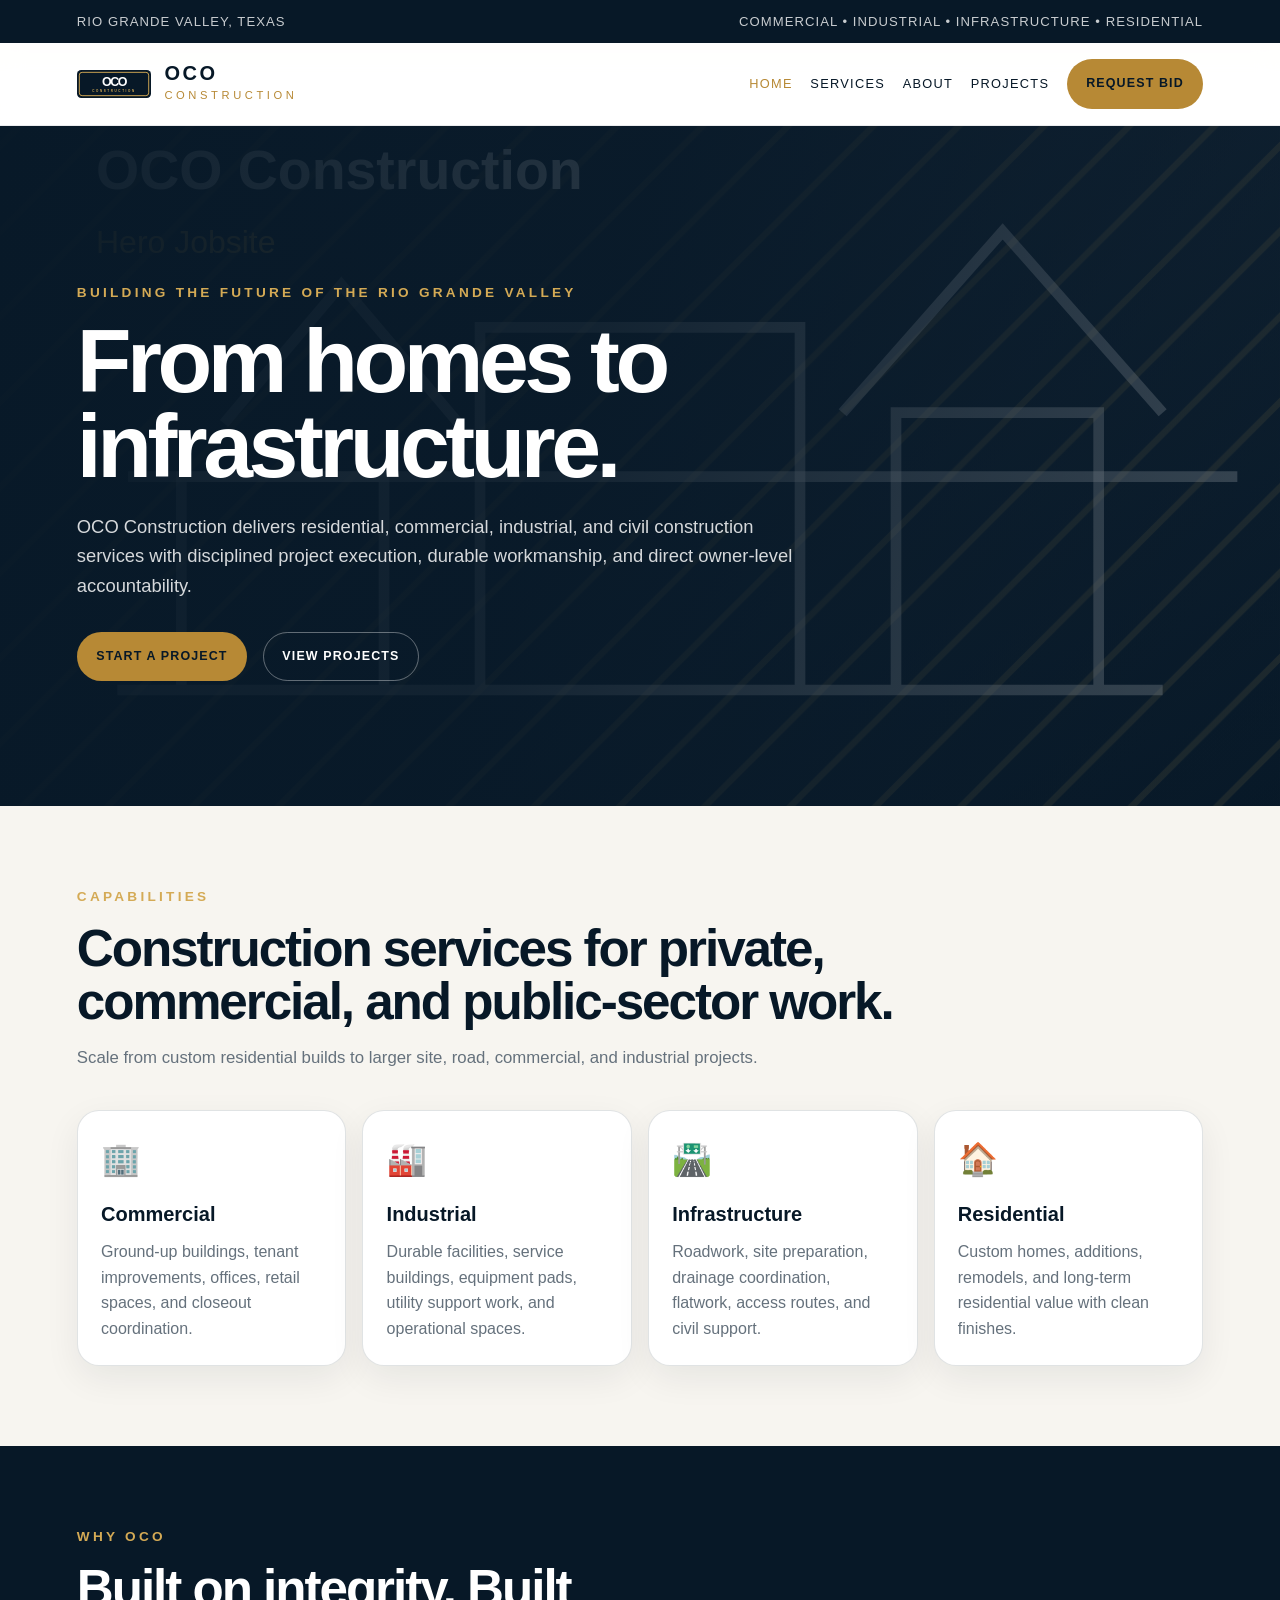
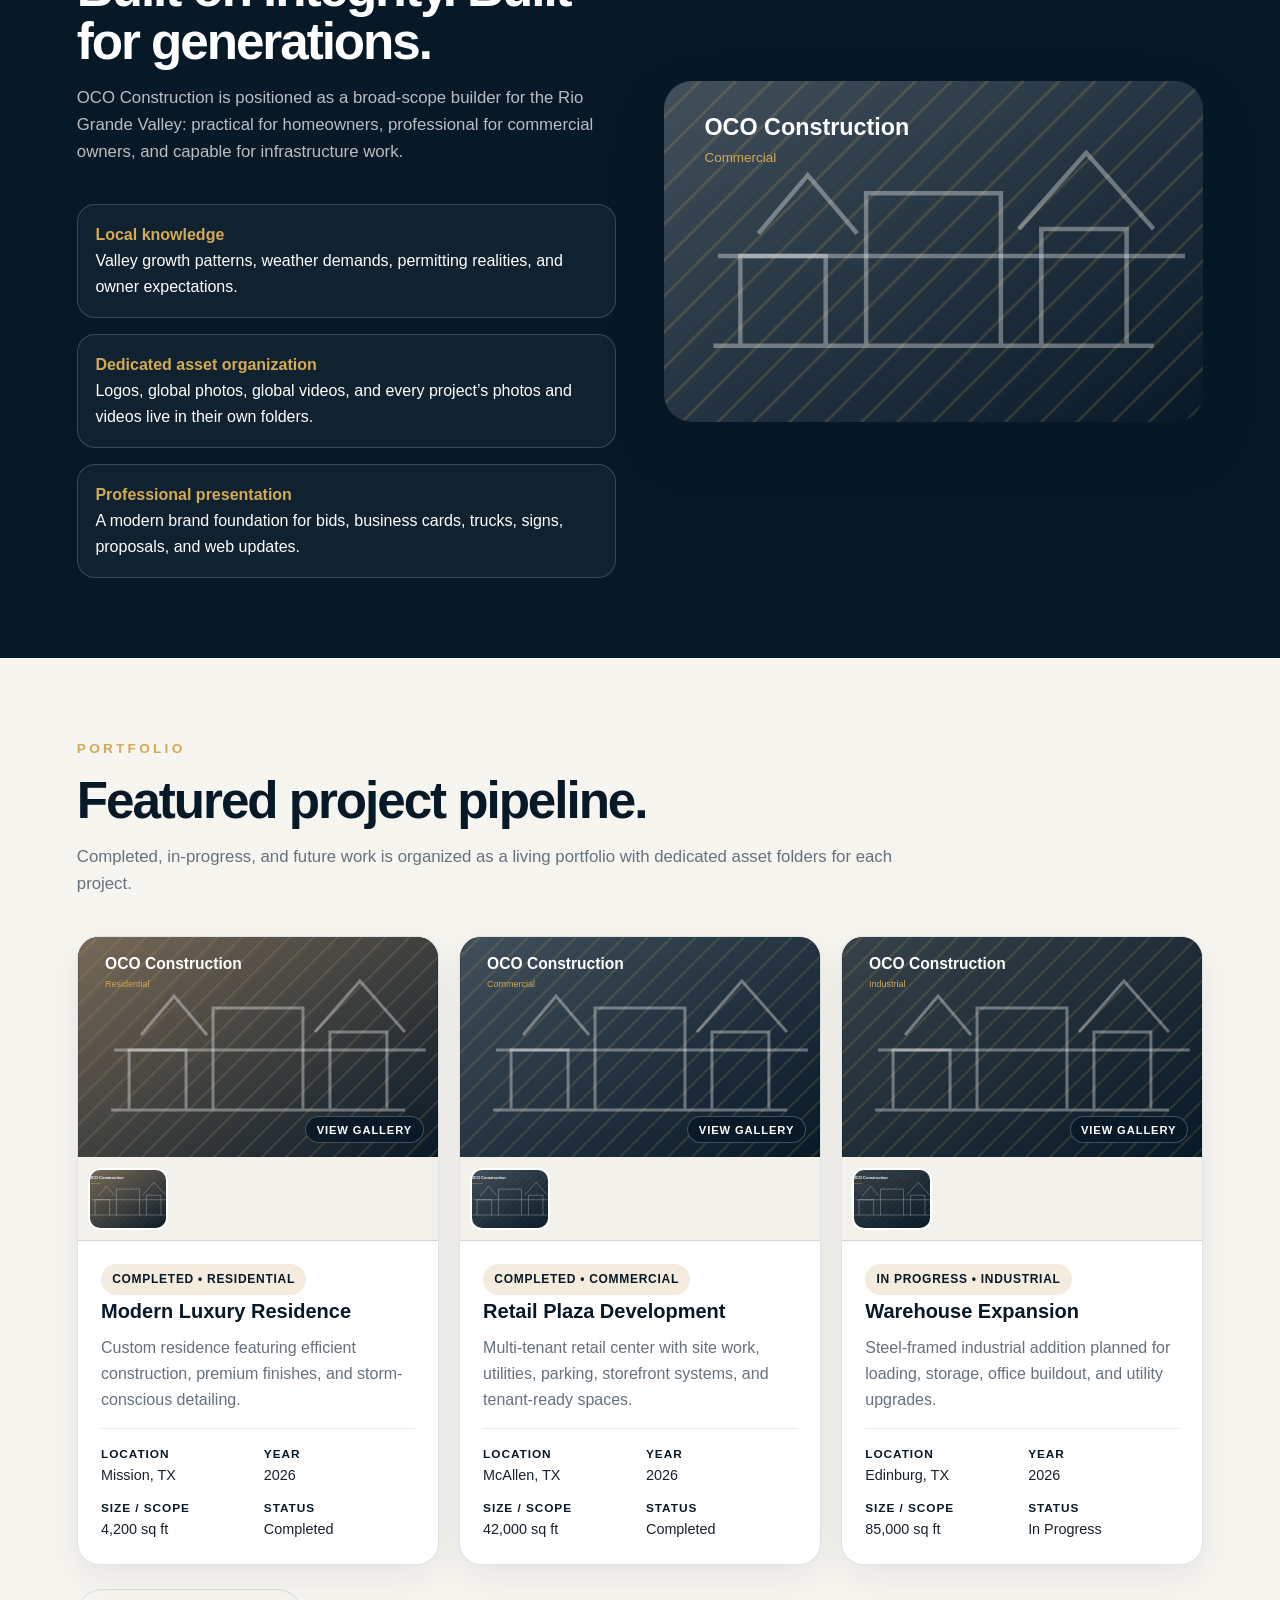
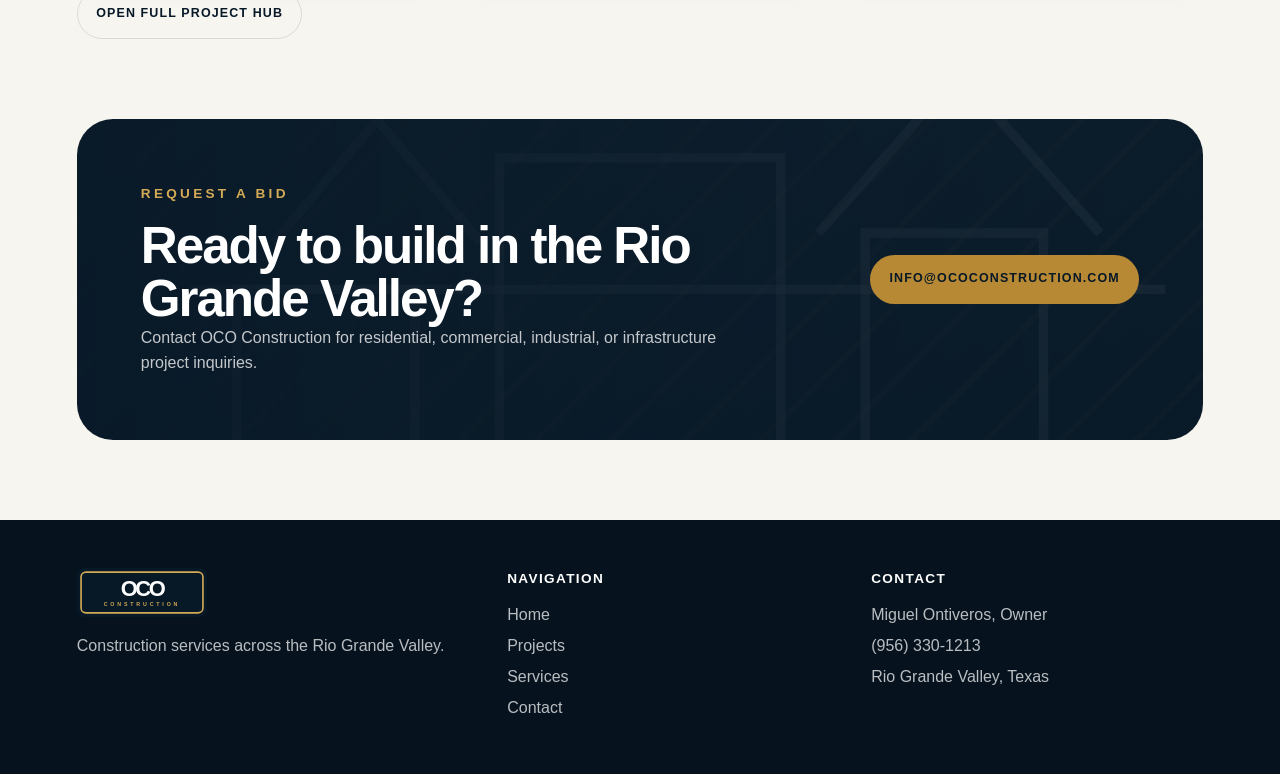
<file: index.html>
<!doctype html>
<html lang="en">
  <head>
    <meta charset="UTF-8" />
    <meta name="viewport" content="width=device-width, initial-scale=1.0" />
    <title>OCO Construction | Rio Grande Valley Builder</title>
    <link rel="stylesheet" href="assets/css/styles.css" />
  </head>
  <body>
    <div class="topbar">
      <div>Rio Grande Valley, Texas</div>
      <div>Commercial • Industrial • Infrastructure • Residential</div>
    </div>
    <header class="site-header">
      <a class="brand" href="index.html"
        ><img src="assets/logos/oco-logo.svg" alt="OCO Construction logo" />
        <div>
          <h1>OCO</h1>
          <span>CONSTRUCTION</span>
        </div></a
      >
      <nav class="nav">
        <a class="active" href="index.html">Home</a
        ><a href="#services">Services</a><a href="#about">About</a
        ><a href="projects.html">Projects</a
        ><a href="#contact" class="btn">Request Bid</a>
      </nav>
    </header>
    <main>
      <section class="hero">
        <div class="hero-content">
          <div class="eyebrow">
            Building the future of the Rio Grande Valley
          </div>
          <h2>From homes to infrastructure.</h2>
          <p>
            OCO Construction delivers residential, commercial, industrial, and
            civil construction services with disciplined project execution,
            durable workmanship, and direct owner-level accountability.
          </p>
          <div class="hero-actions">
            <a class="btn" href="#contact">Start a Project</a
            ><a class="btn secondary" href="projects.html">View Projects</a>
          </div>
        </div>
      </section>
      <section id="services">
        <div class="section-head">
          <div class="eyebrow">Capabilities</div>
          <h3>
            Construction services for private, commercial, and public-sector
            work.
          </h3>
          <p>
            Scale from custom residential builds to larger site, road,
            commercial, and industrial projects.
          </p>
        </div>
        <div class="grid">
          <article class="card">
            <div class="card-body">
              <div class="icon">🏢</div>
              <h4>Commercial</h4>
              <p>
                Ground-up buildings, tenant improvements, offices, retail
                spaces, and closeout coordination.
              </p>
            </div>
          </article>
          <article class="card">
            <div class="card-body">
              <div class="icon">🏭</div>
              <h4>Industrial</h4>
              <p>
                Durable facilities, service buildings, equipment pads, utility
                support work, and operational spaces.
              </p>
            </div>
          </article>
          <article class="card">
            <div class="card-body">
              <div class="icon">🛣️</div>
              <h4>Infrastructure</h4>
              <p>
                Roadwork, site preparation, drainage coordination, flatwork,
                access routes, and civil support.
              </p>
            </div>
          </article>
          <article class="card">
            <div class="card-body">
              <div class="icon">🏠</div>
              <h4>Residential</h4>
              <p>
                Custom homes, additions, remodels, and long-term residential
                value with clean finishes.
              </p>
            </div>
          </article>
        </div>
      </section>
      <section class="split" id="about">
        <div>
          <div class="section-head">
            <div class="eyebrow">Why OCO</div>
            <h3>Built on integrity. Built for generations.</h3>
            <p>
              OCO Construction is positioned as a broad-scope builder for the
              Rio Grande Valley: practical for homeowners, professional for
              commercial owners, and capable for infrastructure work.
            </p>
          </div>
          <div class="feature">
            <b>Local knowledge</b> Valley growth patterns, weather demands,
            permitting realities, and owner expectations.
          </div>
          <div class="feature">
            <b>Dedicated asset organization</b> Logos, global photos, global
            videos, and every project’s photos and videos live in their own
            folders.
          </div>
          <div class="feature">
            <b>Professional presentation</b> A modern brand foundation for bids,
            business cards, trucks, signs, proposals, and web updates.
          </div>
        </div>
        <div class="photo-panel">
          <img
            src="assets/photos/commercial.svg"
            alt="Commercial construction illustration"
          />
        </div>
      </section>
      <section>
        <div class="section-head">
          <div class="eyebrow">Portfolio</div>
          <h3>Featured project pipeline.</h3>
          <p>
            Completed, in-progress, and future work is organized as a living
            portfolio with dedicated asset folders for each project.
          </p>
        </div>
        <div class="project-grid" data-featured-projects></div>
        <p style="margin-top: 1.5rem">
          <a class="btn outline" href="projects.html">Open Full Project Hub</a>
        </p>
      </section>
      <div class="cta" id="contact">
        <div>
          <div class="eyebrow">Request a Bid</div>
          <h3>Ready to build in the Rio Grande Valley?</h3>
          <p>
            Contact OCO Construction for residential, commercial, industrial, or
            infrastructure project inquiries.
          </p>
        </div>
        <a class="btn" href="mailto:info@ococonstruction.com"
          >info@ococonstruction.com</a
        >
      </div>
    </main>
    <footer>
      <div>
        <img
          class="footer-logo"
          src="assets/logos/oco-logo.svg"
          alt="OCO Construction logo"
        />
        <p>Construction services across the Rio Grande Valley.</p>
      </div>
      <div>
        <h4>Navigation</h4>
        <a href="index.html">Home</a><a href="projects.html">Projects</a
        ><a href="#services">Services</a><a href="#contact">Contact</a>
      </div>
      <div>
        <h4>Contact</h4>
        <p>Miguel Ontiveros, Owner</p>
        <p>(956) 330-1213</p>
        <p>Rio Grande Valley, Texas</p>
      </div>
    </footer>
    <script src="assets/js/projects.js"></script>
  </body>
</html>
</file>
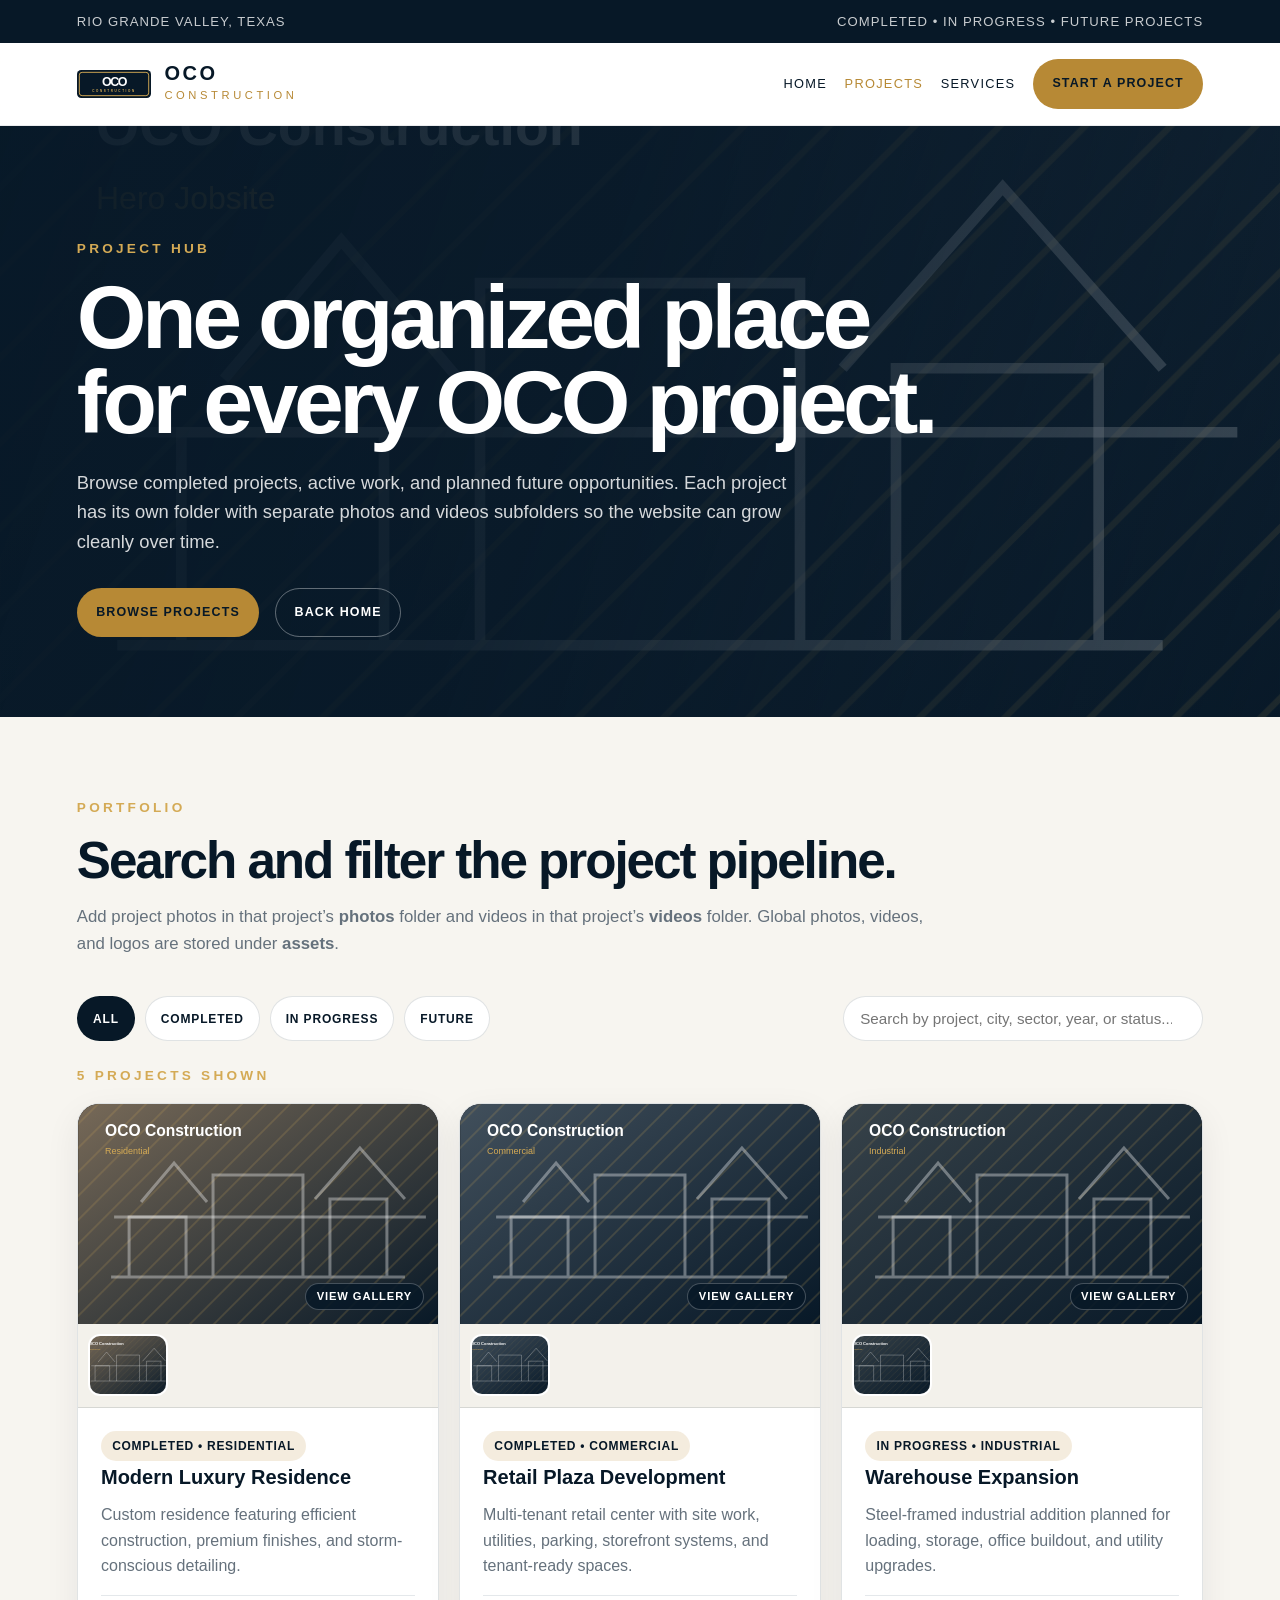
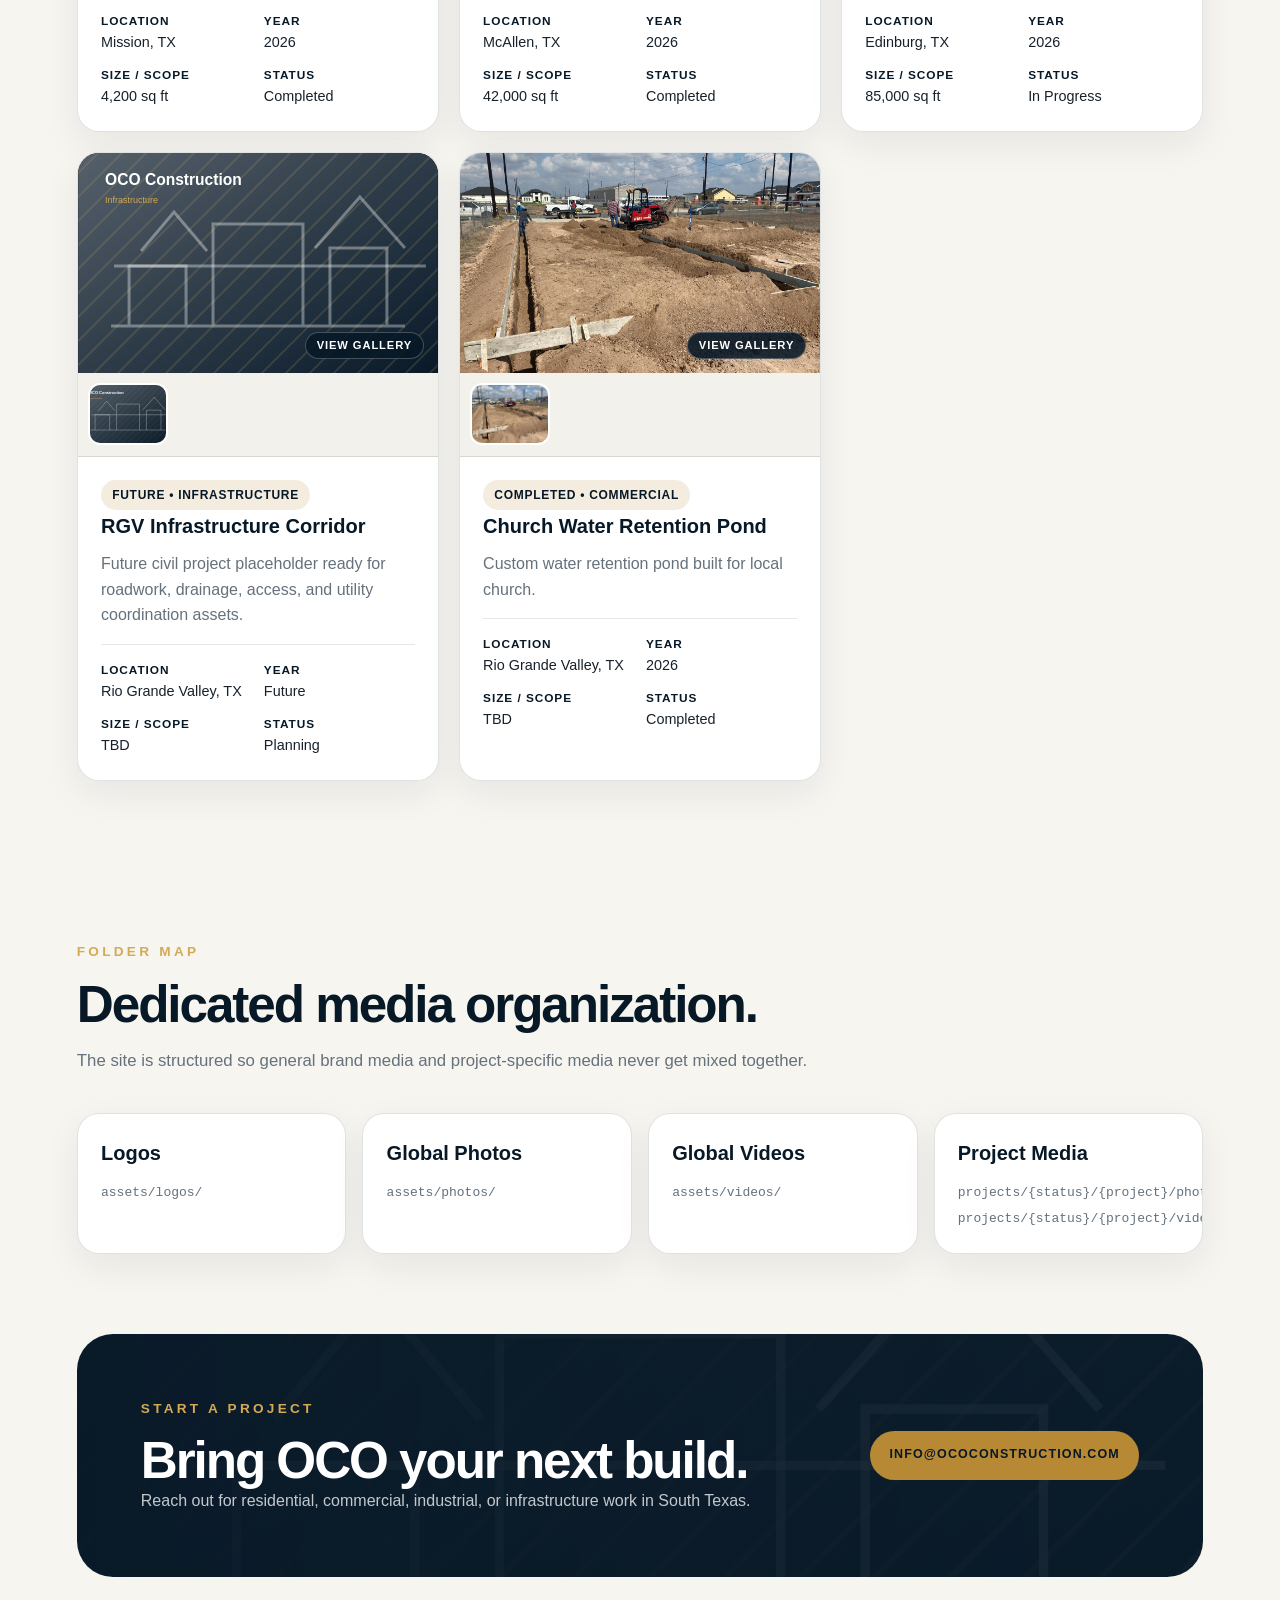
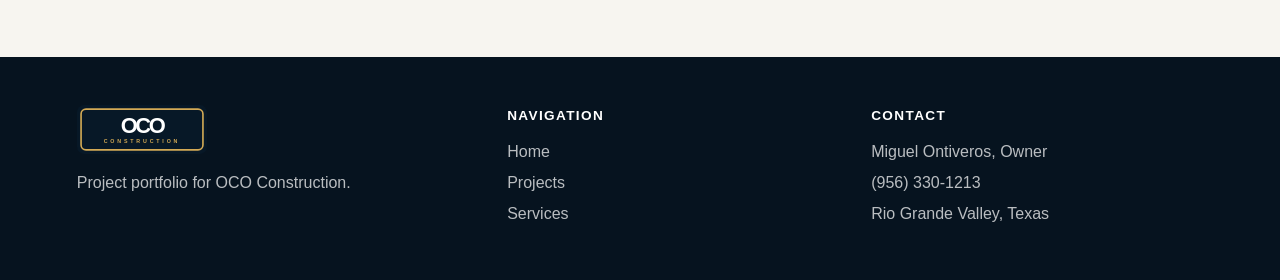
<file: projects.html>
<!doctype html>
<html lang="en">
  <head>
    <meta charset="UTF-8" />
    <meta name="viewport" content="width=device-width, initial-scale=1.0" />
    <title>OCO Construction | Project Hub</title>
    <link rel="stylesheet" href="assets/css/styles.css" />
  </head>
  <body>
    <div class="topbar">
      <div>Rio Grande Valley, Texas</div>
      <div>Completed • In Progress • Future Projects</div>
    </div>
    <header class="site-header">
      <a class="brand" href="index.html"
        ><img src="assets/logos/oco-logo.svg" alt="OCO Construction logo" />
        <div>
          <h1>OCO</h1>
          <span>CONSTRUCTION</span>
        </div></a
      >
      <nav class="nav">
        <a href="index.html">Home</a
        ><a class="active" href="projects.html">Projects</a
        ><a href="index.html#services">Services</a
        ><a href="#contact" class="btn">Start a Project</a>
      </nav>
    </header>
    <section class="hero page-hero">
      <div class="hero-content">
        <div class="eyebrow">Project Hub</div>
        <h2>One organized place for every OCO project.</h2>
        <p>
          Browse completed projects, active work, and planned future
          opportunities. Each project has its own folder with separate photos
          and videos subfolders so the website can grow cleanly over time.
        </p>
        <div class="hero-actions">
          <a class="btn" href="#projects">Browse Projects</a
          ><a class="btn secondary" href="index.html">Back Home</a>
        </div>
      </div>
    </section>
    <main>
      <section id="projects">
        <div class="section-head">
          <div class="eyebrow">Portfolio</div>
          <h3>Search and filter the project pipeline.</h3>
          <p>
            Add project photos in that project’s <strong>photos</strong> folder
            and videos in that project’s <strong>videos</strong> folder. Global
            photos, videos, and logos are stored under <strong>assets</strong>.
          </p>
        </div>
        <div class="toolbar">
          <div class="filters" id="filters"></div>
          <input
            class="search"
            id="searchInput"
            type="search"
            placeholder="Search by project, city, sector, year, or status..."
            aria-label="Search projects"
          />
        </div>
        <div class="eyebrow" id="resultsCount"></div>
        <div class="project-grid" id="projectGrid"></div>
      </section>
      <section>
        <div class="section-head">
          <div class="eyebrow">Folder Map</div>
          <h3>Dedicated media organization.</h3>
          <p>
            The site is structured so general brand media and project-specific
            media never get mixed together.
          </p>
        </div>
        <div class="grid">
          <article class="card">
            <div class="card-body">
              <h4>Logos</h4>
              <p><code>assets/logos/</code></p>
            </div>
          </article>
          <article class="card">
            <div class="card-body">
              <h4>Global Photos</h4>
              <p><code>assets/photos/</code></p>
            </div>
          </article>
          <article class="card">
            <div class="card-body">
              <h4>Global Videos</h4>
              <p><code>assets/videos/</code></p>
            </div>
          </article>
          <article class="card">
            <div class="card-body">
              <h4>Project Media</h4>
              <p>
                <code>projects/{status}/{project}/photos/</code><br /><code
                  >projects/{status}/{project}/videos/</code
                >
              </p>
            </div>
          </article>
        </div>
      </section>
      <div class="cta" id="contact">
        <div>
          <div class="eyebrow">Start a Project</div>
          <h3>Bring OCO your next build.</h3>
          <p>
            Reach out for residential, commercial, industrial, or infrastructure
            work in South Texas.
          </p>
        </div>
        <a class="btn" href="mailto:info@ococonstruction.com"
          >info@ococonstruction.com</a
        >
      </div>
    </main>
    <footer>
      <div>
        <img
          class="footer-logo"
          src="assets/logos/oco-logo.svg"
          alt="OCO Construction logo"
        />
        <p>Project portfolio for OCO Construction.</p>
      </div>
      <div>
        <h4>Navigation</h4>
        <a href="index.html">Home</a><a href="projects.html">Projects</a
        ><a href="index.html#services">Services</a>
      </div>
      <div>
        <h4>Contact</h4>
        <p>Miguel Ontiveros, Owner</p>
        <p>(956) 330-1213</p>
        <p>Rio Grande Valley, Texas</p>
      </div>
    </footer>
    <script src="assets/js/projects.js"></script>
  </body>
</html>
</file>
<file: assets/css/styles.css>
:root {
  --navy: #071827;
  --navy-2: #0c2438;
  --gold: #b78935;
  --gold-2: #d4aa55;
  --text: #17212b;
  --muted: #65717c;
  --light: #f7f5f0;
  --white: #fff;
  --line: rgba(7, 24, 39, 0.12);
  --shadow: 0 24px 60px rgba(7, 24, 39, 0.16);
}
* {
  box-sizing: border-box;
  margin: 0;
  padding: 0;
}
html {
  scroll-behavior: smooth;
}
body {
  font-family: Arial, Helvetica, sans-serif;
  color: var(--text);
  background: var(--light);
  line-height: 1.6;
}
a {
  color: inherit;
  text-decoration: none;
}
img {
  max-width: 100%;
  display: block;
}
.topbar {
  background: var(--navy);
  color: rgba(255, 255, 255, 0.78);
  font-size: 0.82rem;
  letter-spacing: 0.08em;
  text-transform: uppercase;
  padding: 0.7rem 6vw;
  display: flex;
  justify-content: space-between;
  gap: 1rem;
  flex-wrap: wrap;
}
.site-header {
  position: sticky;
  top: 0;
  z-index: 20;
  background: rgba(255, 255, 255, 0.94);
  backdrop-filter: blur(12px);
  border-bottom: 1px solid rgba(7, 24, 39, 0.08);
  padding: 1rem 6vw;
  display: flex;
  justify-content: space-between;
  align-items: center;
}
.brand {
  display: flex;
  align-items: center;
  gap: 0.85rem;
}
.brand img {
  width: 74px;
}
.brand h1 {
  font-size: 1.25rem;
  letter-spacing: 0.13em;
  line-height: 1;
  color: var(--navy);
}
.brand span {
  display: block;
  font-size: 0.7rem;
  color: var(--gold);
  letter-spacing: 0.32em;
  margin-top: 0.25rem;
}
.nav {
  display: flex;
  gap: 1.1rem;
  align-items: center;
  font-size: 0.8rem;
  text-transform: uppercase;
  letter-spacing: 0.1em;
  color: var(--navy);
  flex-wrap: wrap;
  justify-content: flex-end;
}
.nav a:hover,
.active {
  color: var(--gold);
}
.btn {
  display: inline-flex;
  align-items: center;
  justify-content: center;
  padding: 0.85rem 1.15rem;
  border-radius: 999px;
  background: var(--gold);
  color: var(--navy);
  font-weight: 800;
  text-transform: uppercase;
  letter-spacing: 0.09em;
  font-size: 0.78rem;
  border: 1px solid transparent;
  transition: 0.2s;
}
.btn:hover {
  transform: translateY(-1px);
  background: var(--gold-2);
}
.btn.secondary {
  background: transparent;
  color: var(--white);
  border-color: rgba(255, 255, 255, 0.36);
}
.btn.outline {
  background: transparent;
  color: var(--navy);
  border-color: var(--line);
}
.hero {
  min-height: 680px;
  color: #fff;
  position: relative;
  overflow: hidden;
  background:
    linear-gradient(
      110deg,
      rgba(7, 24, 39, 0.97),
      rgba(7, 24, 39, 0.88) 44%,
      rgba(7, 24, 39, 0.42)
    ),
    url("../photos/hero-jobsite.svg") center/cover;
  padding: 7rem 6vw 5rem;
  display: grid;
  align-items: center;
}
.page-hero {
  min-height: 430px;
}
.hero-content {
  max-width: 860px;
}
.eyebrow {
  color: var(--gold-2);
  text-transform: uppercase;
  letter-spacing: 0.24em;
  font-weight: 800;
  font-size: 0.85rem;
  margin-bottom: 1rem;
}
.hero h2 {
  font-size: clamp(2.8rem, 7vw, 6.4rem);
  line-height: 0.95;
  letter-spacing: -0.05em;
  margin-bottom: 1.4rem;
}
.hero p {
  max-width: 720px;
  color: rgba(255, 255, 255, 0.83);
  font-size: 1.15rem;
  margin-bottom: 2rem;
}
.hero-actions {
  display: flex;
  gap: 1rem;
  flex-wrap: wrap;
}
section {
  padding: 5rem 6vw;
}
.section-head {
  max-width: 860px;
  margin-bottom: 2.4rem;
}
.section-head h3 {
  color: var(--navy);
  font-size: clamp(2rem, 4vw, 3.2rem);
  line-height: 1.03;
  letter-spacing: -0.04em;
  margin-bottom: 1rem;
}
.section-head p {
  color: var(--muted);
  font-size: 1.05rem;
}
.grid {
  display: grid;
  grid-template-columns: repeat(4, 1fr);
  gap: 1rem;
}
.card {
  background: #fff;
  border: 1px solid var(--line);
  border-radius: 22px;
  overflow: hidden;
  box-shadow: 0 12px 35px rgba(7, 24, 39, 0.07);
}
.card-body {
  padding: 1.45rem;
}
.card h4 {
  color: var(--navy);
  font-size: 1.25rem;
  margin-bottom: 0.55rem;
}
.card p {
  color: var(--muted);
}
.icon {
  font-size: 2rem;
  margin-bottom: 0.8rem;
}
.split {
  display: grid;
  grid-template-columns: 1fr 1fr;
  gap: 3rem;
  align-items: center;
  background: var(--navy);
  color: #fff;
}
.split .section-head h3 {
  color: #fff;
}
.split .section-head p {
  color: rgba(255, 255, 255, 0.72);
}
.feature {
  border: 1px solid rgba(255, 255, 255, 0.18);
  border-radius: 18px;
  padding: 1.1rem;
  margin-top: 1rem;
  background: rgba(255, 255, 255, 0.04);
}
.feature b {
  display: block;
  color: var(--gold-2);
}
.photo-panel {
  border-radius: 28px;
  overflow: hidden;
  box-shadow: var(--shadow);
}
.project-grid {
  display: grid;
  grid-template-columns: repeat(3, 1fr);
  gap: 1.25rem;
}
.project-card img {
  height: 220px;
  width: 100%;
  object-fit: cover;
}
.tag {
  display: inline-block;
  background: rgba(183, 137, 53, 0.16);
  color: var(--navy);
  padding: 0.35rem 0.7rem;
  border-radius: 999px;
  font-weight: 800;
  font-size: 0.75rem;
  text-transform: uppercase;
  letter-spacing: 0.06em;
}
.meta {
  display: grid;
  grid-template-columns: repeat(2, 1fr);
  gap: 0.75rem;
  margin-top: 1rem;
  padding-top: 1rem;
  border-top: 1px solid #e4e8eb;
  font-size: 0.9rem;
}
.meta b {
  display: block;
  color: var(--navy);
  font-size: 0.74rem;
  text-transform: uppercase;
  letter-spacing: 0.08em;
}
.toolbar {
  display: flex;
  justify-content: space-between;
  gap: 1rem;
  flex-wrap: wrap;
  margin-bottom: 1.5rem;
}
.filters {
  display: flex;
  gap: 0.6rem;
  flex-wrap: wrap;
}
.filter-btn {
  border: 1px solid var(--line);
  background: #fff;
  color: var(--navy);
  padding: 0.7rem 0.95rem;
  border-radius: 999px;
  font-weight: 800;
  text-transform: uppercase;
  letter-spacing: 0.07em;
  font-size: 0.75rem;
  cursor: pointer;
}
.filter-btn.active,
.filter-btn:hover {
  background: var(--navy);
  color: #fff;
}
.search {
  min-width: min(360px, 100%);
  padding: 0.82rem 1rem;
  border-radius: 999px;
  border: 1px solid var(--line);
  font-size: 0.95rem;
  background: #fff;
}
.cta {
  background:
    linear-gradient(90deg, rgba(7, 24, 39, 0.97), rgba(7, 24, 39, 0.86)),
    url("../photos/infrastructure.svg") center/cover;
  color: #fff;
  border-radius: 36px;
  margin: 0 6vw 5rem;
  padding: 4rem;
  display: flex;
  justify-content: space-between;
  align-items: center;
  gap: 2rem;
}
.cta h3 {
  font-size: clamp(2rem, 4vw, 3.4rem);
  line-height: 1.02;
  letter-spacing: -0.04em;
}
.cta p {
  color: rgba(255, 255, 255, 0.76);
  max-width: 620px;
}
footer {
  background: #06131f;
  color: rgba(255, 255, 255, 0.72);
  padding: 3rem 6vw;
  display: grid;
  grid-template-columns: 1.2fr 1fr 1fr;
  gap: 2rem;
}
footer h4 {
  color: #fff;
  margin-bottom: 0.75rem;
  letter-spacing: 0.1em;
  text-transform: uppercase;
  font-size: 0.85rem;
}
footer a,
footer p {
  display: block;
  color: rgba(255, 255, 255, 0.72);
  margin-bottom: 0.35rem;
}
.footer-logo {
  width: 130px;
  margin-bottom: 1rem;
}
.folder-note {
  background: #fff;
  border-left: 5px solid var(--gold);
  border-radius: 14px;
  padding: 1rem 1.2rem;
  margin: 1.5rem 0;
  color: var(--muted);
}
@media (max-width: 1000px) {
  .grid,
  .project-grid {
    grid-template-columns: repeat(2, 1fr);
  }
  .split,
  footer {
    grid-template-columns: 1fr;
  }
  .cta {
    display: grid;
    margin: 0 4vw 4rem;
    padding: 2.2rem;
  }
}
@media (max-width: 720px) {
  .nav {
    display: none;
  }
  .topbar,
  .site-header,
  section,
  .hero {
    padding-left: 4vw;
    padding-right: 4vw;
  }
  .grid,
  .project-grid {
    grid-template-columns: 1fr;
  }
  .hero {
    min-height: auto;
    padding-top: 5rem;
  }
  .hero h2 {
    font-size: 3rem;
  }
  .meta {
    grid-template-columns: 1fr;
  }
}
.project-media-main {
  position: relative;
  display: block;
  width: 100%;
  padding: 0;
  border: 0;
  background: #000;
  cursor: pointer;
  overflow: hidden;
}
.project-media-main:hover .project-main-media,
.project-media-main:focus-visible .project-main-media {
  transform: scale(1.03);
}
.project-main-media {
  height: 220px;
  width: 100%;
  object-fit: cover;
  transition: transform 0.25s ease;
}
.media-badge {
  position: absolute;
  right: 0.9rem;
  bottom: 0.9rem;
  background: rgba(7, 24, 39, 0.88);
  color: #fff;
  border: 1px solid rgba(255, 255, 255, 0.24);
  border-radius: 999px;
  padding: 0.4rem 0.65rem;
  font-size: 0.7rem;
  font-weight: 800;
  letter-spacing: 0.08em;
  text-transform: uppercase;
}
.project-thumbnails {
  display: grid;
  grid-template-columns: repeat(4, 1fr);
  gap: 0.45rem;
  padding: 0.65rem;
  background: #f3f1eb;
  border-bottom: 1px solid var(--line);
}
.project-thumbnail,
.gallery-thumb {
  position: relative;
  padding: 0;
  border: 2px solid transparent;
  border-radius: 12px;
  overflow: hidden;
  background: #fff;
  cursor: pointer;
}
.project-thumbnail:hover,
.project-thumbnail:focus-visible,
.gallery-thumb:hover,
.gallery-thumb:focus-visible,
.gallery-thumb.active {
  border-color: var(--gold);
}
.project-thumbnail img,
.gallery-thumb img {
  width: 100%;
  height: 58px;
  object-fit: cover;
}
.play-icon {
  position: absolute;
  inset: 50% auto auto 50%;
  transform: translate(-50%, -50%);
  display: grid;
  place-items: center;
  width: 2rem;
  height: 2rem;
  border-radius: 999px;
  background: rgba(7, 24, 39, 0.82);
  color: #fff;
  font-size: 0.8rem;
}
.gallery-modal {
  position: fixed;
  inset: 0;
  z-index: 100;
  display: none;
  align-items: center;
  justify-content: center;
  padding: 2rem;
}
.gallery-modal.open {
  display: flex;
}
.gallery-backdrop {
  position: absolute;
  inset: 0;
  background: rgba(6, 19, 31, 0.78);
  backdrop-filter: blur(6px);
}
.gallery-window {
  position: relative;
  width: min(980px, 92vw);
  max-height: 88vh;
  background: #fff;
  border-radius: 26px;
  overflow: hidden;
  box-shadow: var(--shadow);
  display: grid;
  grid-template-columns: minmax(0, 1.35fr) minmax(280px, 0.65fr);
}
.gallery-close {
  position: absolute;
  top: 0.9rem;
  right: 0.9rem;
  z-index: 2;
  width: 2.5rem;
  height: 2.5rem;
  border: 0;
  border-radius: 999px;
  background: rgba(7, 24, 39, 0.88);
  color: #fff;
  font-size: 1.8rem;
  line-height: 1;
  cursor: pointer;
}
.gallery-stage {
  min-height: 50vh;
  background: #06131f;
  display: grid;
  place-items: center;
}
.gallery-media {
  width: 100%;
  max-height: 76vh;
  object-fit: contain;
}
.gallery-info {
  padding: 2rem;
  overflow-y: auto;
}
.gallery-info h3 {
  color: var(--navy);
  font-size: 1.5rem;
  margin: 0 2.5rem 0.45rem 0;
}
.gallery-info p {
  color: var(--muted);
  margin-bottom: 1rem;
}
.gallery-thumbs {
  display: grid;
  grid-template-columns: repeat(3, 1fr);
  gap: 0.55rem;
}
body.modal-open {
  overflow: hidden;
}
@media (max-width: 820px) {
  .gallery-window {
    grid-template-columns: 1fr;
    width: min(720px, 94vw);
  }
  .gallery-stage {
    min-height: 42vh;
  }
  .gallery-info {
    padding: 1.25rem;
  }
}
</file>
